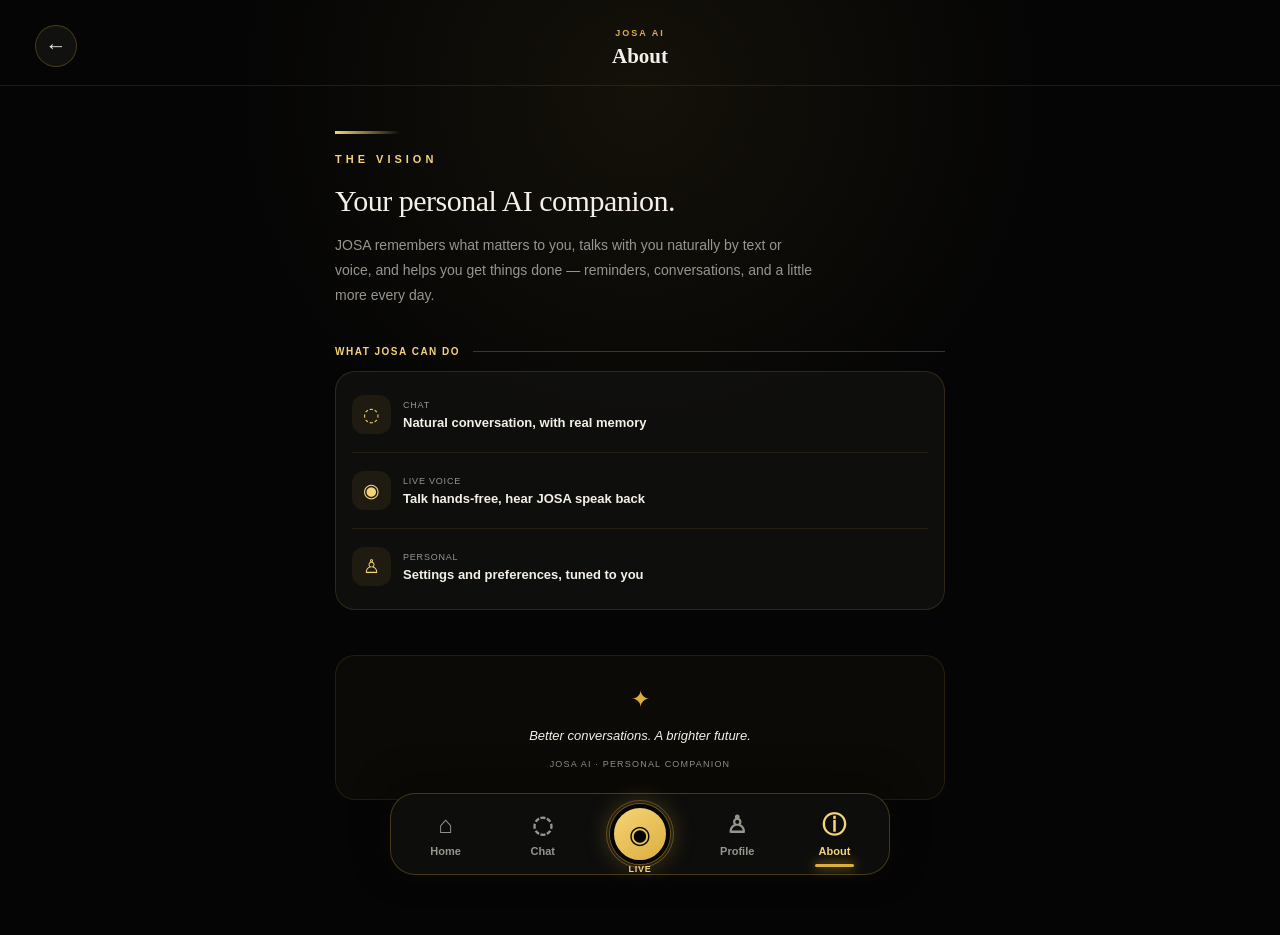
<file: pages/about.html>
<!DOCTYPE html>
<html lang="en">

<head>
    <meta charset="UTF-8">

    <meta name="viewport"
          content="width=device-width,
          initial-scale=1.0,
          maximum-scale=1.0,
          user-scalable=no,
          viewport-fit=cover">

    <meta name="theme-color" content="#050505">

    <title>About | JOSA AI</title>

    <link rel="stylesheet" href="../css/base.css">
    <link rel="stylesheet" href="../css/profile.css">
    <link rel="stylesheet" href="../css/about.css">
    <link rel="stylesheet" href="../css/navigation.css">
</head>

<body>

    <div class="josa-app profile-app">

        <!-- HEADER -->
        <header class="profile-header">

            <a href="../index.html" class="profile-back" aria-label="Back to home">
                ←
            </a>

            <div class="profile-header-title">
                <span>JOSA AI</span>
                <h1>About</h1>
            </div>

            <span style="width:42px;"></span>

        </header>

        <!-- CONTENT -->
        <main class="profile-content about-content">

            <section class="about-hero">
                <div class="gold-divider"></div>
                <p class="eyebrow">THE VISION</p>
                <h2>Your personal AI companion.</h2>
                <p class="hero-text">
                    JOSA remembers what matters to you, talks with you
                    naturally by text or voice, and helps you get things
                    done — reminders, conversations, and a little more
                    every day.
                </p>
            </section>

            <section class="profile-section">
                <div class="profile-section-heading">
                    <span>WHAT JOSA CAN DO</span>
                    <div></div>
                </div>

                <div class="profile-card">

                    <div class="profile-field">
                        <div class="field-icon">◌</div>
                        <div class="field-content">
                            <small>CHAT</small>
                            <strong>Natural conversation, with real memory</strong>
                        </div>
                    </div>

                    <div class="profile-divider"></div>

                    <div class="profile-field">
                        <div class="field-icon">◉</div>
                        <div class="field-content">
                            <small>LIVE VOICE</small>
                            <strong>Talk hands-free, hear JOSA speak back</strong>
                        </div>
                    </div>

                    <div class="profile-divider"></div>

                    <div class="profile-field">
                        <div class="field-icon">♙</div>
                        <div class="field-content">
                            <small>PERSONAL</small>
                            <strong>Settings and preferences, tuned to you</strong>
                        </div>
                    </div>

                </div>
            </section>

            <section class="profile-footer">
                <div class="profile-footer-symbol">✦</div>
                <p>Better conversations. A brighter future.</p>
                <small>JOSA AI · PERSONAL COMPANION</small>
            </section>

        </main>

        <!-- BOTTOM NAVIGATION -->
        <nav class="bottom-nav" aria-label="Main navigation">

            <a href="../index.html" class="nav-link" data-page="home">
                <span class="nav-icon">⌂</span>
                <span>Home</span>
            </a>

            <a href="chat.html" class="nav-link" data-page="chat">
                <span class="nav-icon">◌</span>
                <span>Chat</span>
            </a>

            <a href="live.html" class="live-button" data-page="live" aria-label="Start live conversation">
                <span class="live-circle">◉</span>
                <small>Live</small>
            </a>

            <a href="profile.html" class="nav-link" data-page="profile">
                <span class="nav-icon">♙</span>
                <span>Profile</span>
            </a>

            <a href="about.html" class="nav-link active" data-page="about" aria-current="page">
                <span class="nav-icon">ⓘ</span>
                <span>About</span>
            </a>

        </nav>

    </div>

    <script src="../js/navigation.js"></script>

</body>
</html>
</file>
<file: css/base.css>
/* =========================================
   JOSA AI
   GLOBAL FOUNDATION
   GOLD & DARK DESIGN SYSTEM
========================================= */


/* =========================================
   DESIGN TOKENS
========================================= */

:root {
    --josa-black: #050505;
    --josa-surface: #0c0c0c;
    --josa-card: #11110f;

    --josa-gold: #dcae3d;
    --josa-gold-light: #f5d477;
    --josa-gold-dark: #73551b;

    --josa-white: #f4f0e7;
    --josa-muted: #98958e;
    --josa-border: rgba(220, 174, 61, 0.28);

    --josa-radius: 22px;
    --josa-transition: 220ms ease;

    --bottom-nav-height: 92px;
}


/* =========================================
   RESET
========================================= */

*,
*::before,
*::after {
    box-sizing: border-box;
    margin: 0;
    padding: 0;
}

html {
    width: 100%;
    min-height: 100%;

    background: var(--josa-black);

    font-size: 16px;

    /* Prevent pinch zoom */
    touch-action: pan-y;
    -webkit-text-size-adjust: 100%;
}

body {
    width: 100%;
    min-height: 100dvh;

    background:
        radial-gradient(
            ellipse at 90% 10%,
            rgba(120, 82, 20, 0.13),
            transparent 40%
        ),
        var(--josa-black);

    color: var(--josa-white);

    font-family:
        Inter,
        "Segoe UI",
        Arial,
        sans-serif;

    overflow-x: hidden;
    overscroll-behavior-x: none;

    -webkit-font-smoothing: antialiased;
    text-rendering: optimizeLegibility;
}

button,
a,
input,
textarea {
    font: inherit;
}

button,
a {
    -webkit-tap-highlight-color: transparent;
}

button {
    cursor: pointer;
}

a {
    color: inherit;
    text-decoration: none;
}

img {
    display: block;
    max-width: 100%;
}

ul,
ol {
    list-style: none;
}


/* =========================================
   APP CONTAINER
========================================= */

.josa-app {
    position: relative;

    width: 100%;
    min-height: 100dvh;

    isolation: isolate;
}


/* =========================================
   MAIN CONTENT
========================================= */

.home-content,
.page-content {
    width: 100%;
    max-width: 1440px;

    margin: 0 auto;

    padding: 0 28px;

    padding-bottom:
        calc(
            var(--bottom-nav-height)
            + 35px
            + env(safe-area-inset-bottom, 0px)
        );
}


/* =========================================
   SHARED TYPOGRAPHY
========================================= */

h1,
h2,
h3,
h4 {
    font-family:
        Georgia,
        "Times New Roman",
        serif;

    font-weight: 400;
}

p {
    line-height: 1.7;
}

.eyebrow {
    color: var(--josa-gold-light);

    font-size: 11px;
    font-weight: 700;

    letter-spacing: 4px;
    text-transform: uppercase;
}

.gold-divider {
    width: 65px;
    height: 3px;

    background:
        linear-gradient(
            90deg,
            var(--josa-gold-light),
            transparent
        );
}


/* =========================================
   SHARED BUTTONS
========================================= */

.gold-button {
    display: inline-flex;

    justify-content: center;
    align-items: center;

    min-height: 52px;
    padding: 0 28px;

    border: 1px solid var(--josa-gold);
    border-radius: 999px;

    color: #080808;
    background:
        linear-gradient(
            135deg,
            var(--josa-gold-light),
            var(--josa-gold)
        );

    font-size: 14px;
    font-weight: 700;

    transition:
        transform var(--josa-transition),
        box-shadow var(--josa-transition);
}

.gold-button:active {
    transform: scale(0.97);
}

.gold-button:hover {
    box-shadow:
        0 0 24px rgba(220, 174, 61, 0.18);
}

.outline-button {
    display: inline-flex;

    justify-content: center;
    align-items: center;

    min-height: 52px;
    padding: 0 28px;

    border: 1px solid var(--josa-border);
    border-radius: 999px;

    color: var(--josa-gold-light);
    background: transparent;

    font-size: 14px;
    font-weight: 600;
}


/* =========================================
   FOCUS & ACCESSIBILITY
========================================= */

:focus-visible {
    outline: 2px solid var(--josa-gold-light);
    outline-offset: 4px;
}


/* =========================================
   MOBILE FOUNDATION
========================================= */

@media (max-width: 600px) {

    :root {
        --bottom-nav-height: 92px;
    }

    .home-content,
    .page-content {
        padding-left: 18px;
        padding-right: 18px;

        padding-bottom:
            calc(
                var(--bottom-nav-height)
                + 28px
                + env(safe-area-inset-bottom, 0px)
            );
    }

    .eyebrow {
        font-size: 9px;
        letter-spacing: 3px;
    }

    p {
        line-height: 1.65;
    }
}


/* =========================================
   SMALL PHONES
========================================= */

@media (max-width: 360px) {

    .home-content,
    .page-content {
        padding-left: 14px;
        padding-right: 14px;
    }
}


/* =========================================
   REDUCED MOTION
========================================= */

@media (prefers-reduced-motion: reduce) {

    *,
    *::before,
    *::after {
        animation-duration: 0.01ms !important;
        transition-duration: 0.01ms !important;
        scroll-behavior: auto !important;
    }
}
</file>
<file: css/profile.css>
/* =========================================
   JOSA AI — PROFILE PAGE
   PREMIUM BLACK & GOLD DESIGN
========================================= */

.profile-app {
    min-height: 100dvh;
    background:
        radial-gradient(
            circle at 50% 10%,
            rgba(220, 174, 61, 0.07),
            transparent 38%
        ),
        var(--josa-black);
}

/* =========================================
   PROFILE HEADER
========================================= */

.profile-header {
    display: flex;
    align-items: center;
    justify-content: space-between;

    padding: 22px 20px 16px;
    border-bottom: 1px solid rgba(220, 174, 61, 0.12);
}

.profile-back,
.profile-settings-button {
    display: grid;
    width: 42px;
    height: 42px;
    place-items: center;

    color: var(--josa-white);
    background: var(--josa-card);
    border: 1px solid var(--josa-border);
    border-radius: 50%;

    font-size: 21px;
    text-decoration: none;
    cursor: pointer;
}

.profile-settings-button {
    font-size: 18px;
}

.profile-back:hover,
.profile-settings-button:hover {
    color: var(--josa-gold-light);
    border-color: var(--josa-gold);
}

.profile-header-title {
    text-align: center;
}

.profile-header-title span {
    color: var(--josa-gold);
    font-size: 9px;
    font-weight: 700;
    letter-spacing: 2px;
}

.profile-header-title h1 {
    margin-top: 4px;
    color: var(--josa-white);
    font-size: 21px;
    font-weight: 600;
}

/* =========================================
   PROFILE CONTENT
========================================= */

.profile-content {
    width: 100%;
    max-width: 650px;
    margin: 0 auto;
    padding: 30px 20px 135px;
}

/* =========================================
   PROFILE IDENTITY
========================================= */

.profile-identity {
    display: flex;
    flex-direction: column;
    align-items: center;
    text-align: center;
}

.profile-avatar {
    position: relative;
    display: grid;
    width: 106px;
    height: 106px;
    margin-bottom: 18px;
    place-items: center;

    background:
        radial-gradient(
            circle at 30% 20%,
            var(--josa-gold-light),
            var(--josa-gold-dark)
        );

    border: 2px solid var(--josa-gold);
    border-radius: 50%;

    box-shadow:
        0 0 35px rgba(220, 174, 61, 0.16),
        inset 0 -12px 25px rgba(0, 0, 0, 0.3);
}

.profile-avatar span {
    color: var(--josa-black);
    font-size: 53px;
    font-weight: 800;
}

.avatar-status {
    position: absolute;
    right: 4px;
    bottom: 7px;

    width: 17px;
    height: 17px;

    background: #4caf78;
    border: 3px solid var(--josa-black);
    border-radius: 50%;
}

.profile-identity h2 {
    color: var(--josa-white);
    font-size: 25px;
    font-weight: 600;
}

.profile-identity p {
    margin-top: 7px;
    color: var(--josa-muted);
    font-size: 12px;
}

.profile-member-badge {
    display: flex;
    align-items: center;
    gap: 7px;

    margin-top: 16px;
    padding: 8px 13px;

    color: var(--josa-gold-light);
    background: rgba(220, 174, 61, 0.07);
    border: 1px solid var(--josa-border);
    border-radius: 30px;

    font-size: 9px;
    font-weight: 700;
    letter-spacing: 1px;
}

.profile-member-badge span {
    font-size: 13px;
}

/* =========================================
   SECTIONS
========================================= */

.profile-section {
    margin-top: 38px;
}

.profile-section-heading {
    display: flex;
    align-items: center;
    gap: 13px;
    margin-bottom: 14px;
}

.profile-section-heading span {
    color: var(--josa-gold-light);
    font-size: 10px;
    font-weight: 700;
    letter-spacing: 1.5px;
    white-space: nowrap;
}

.profile-section-heading div {
    flex: 1;
    height: 1px;
    background: var(--josa-border);
}

/* =========================================
   PROFILE CARD
========================================= */

.profile-card {
    padding: 5px 16px;
    background: rgba(17, 17, 15, 0.88);
    border: 1px solid rgba(220, 174, 61, 0.16);
    border-radius: 20px;
}

/* =========================================
   PERSONAL FIELDS
========================================= */

.profile-field {
    display: flex;
    align-items: center;
    gap: 12px;
    min-height: 75px;
}

.field-icon,
.option-icon {
    display: grid;
    flex-shrink: 0;
    width: 39px;
    height: 39px;
    place-items: center;

    color: var(--josa-gold-light);
    background: rgba(220, 174, 61, 0.08);
    border-radius: 12px;

    font-size: 19px;
}

.field-content,
.option-content {
    display: flex;
    flex: 1;
    flex-direction: column;
    gap: 5px;
    min-width: 0;
}

.field-content small,
.option-content small {
    color: var(--josa-muted);
    font-size: 9px;
    letter-spacing: 0.8px;
}

.field-content strong,
.option-content strong {
    overflow: hidden;
    color: var(--josa-white);
    font-size: 13px;
    font-weight: 600;
    text-overflow: ellipsis;
}

.field-edit {
    padding: 8px;
    color: var(--josa-muted);
    background: transparent;
    border: none;
    font-size: 17px;
    cursor: pointer;
}

.field-edit:hover {
    color: var(--josa-gold-light);
}

.field-status {
    color: #78c99a;
    font-size: 10px;
}

.profile-divider {
    height: 1px;
    background: rgba(220, 174, 61, 0.11);
}

/* =========================================
   PREFERENCE OPTIONS
========================================= */

.profile-option {
    display: flex;
    align-items: center;
    gap: 12px;

    width: 100%;
    min-height: 77px;
    padding: 8px 0;

    color: var(--josa-white);
    text-align: left;
    background: transparent;
    border: none;

    cursor: pointer;
}

.profile-option:hover .option-content strong {
    color: var(--josa-gold-light);
}

.option-arrow {
    color: var(--josa-muted);
    font-size: 25px;
}

.option-icon {
    font-size: 17px;
}

/* =========================================
   PROFILE FOOTER
========================================= */

.profile-footer {
    margin-top: 45px;
    padding: 30px 20px;
    text-align: center;

    background: rgba(220, 174, 61, 0.035);
    border: 1px solid rgba(220, 174, 61, 0.12);
    border-radius: 20px;
}

.profile-footer-symbol {
    margin-bottom: 12px;
    color: var(--josa-gold);
    font-size: 23px;
}

.profile-footer p {
    color: var(--josa-white);
    font-size: 13px;
    font-style: italic;
}

.profile-footer small {
    display: block;
    margin-top: 12px;
    color: var(--josa-muted);
    font-size: 9px;
    letter-spacing: 1.2px;
}

/* =========================================
   DESKTOP
========================================= */

@media (min-width: 768px) {
    .profile-header {
        padding-right: 35px;
        padding-left: 35px;
    }

    .profile-content {
        padding-top: 45px;
    }

    .profile-avatar {
        width: 120px;
        height: 120px;
    }
}

/* =========================================
   ACCESSIBILITY
========================================= */

@media (prefers-reduced-motion: reduce) {
    .profile-back,
    .profile-settings-button,
    .profile-option {
        transition: none;
    }
}

/* =========================================
   SETTINGS CONTROLS
   (real backend-connected preferences)
========================================= */

.setting-row {
    display: flex;
    align-items: center;
    justify-content: space-between;
    gap: 12px;
    min-height: 68px;
}

.setting-row .field-content {
    flex: 1;
}

.setting-select {
    padding: 10px 14px;
    color: var(--josa-white);
    background: var(--josa-black);
    border: 1px solid var(--josa-border);
    border-radius: 10px;
    font-size: 13px;
    max-width: 160px;
}

.setting-text {
    width: 100%;
    max-width: 180px;
    padding: 10px 14px;
    color: var(--josa-white);
    background: var(--josa-black);
    border: 1px solid var(--josa-border);
    border-radius: 10px;
    font-size: 13px;
}

.toggle-switch {
    position: relative;
    width: 46px;
    height: 26px;
    flex-shrink: 0;
}

.toggle-switch input {
    opacity: 0;
    width: 0;
    height: 0;
}

.toggle-slider {
    position: absolute;
    inset: 0;
    background: var(--josa-card);
    border: 1px solid var(--josa-border);
    border-radius: 999px;
    cursor: pointer;
    transition: var(--josa-transition);
}

.toggle-slider::before {
    content: "";
    position: absolute;
    width: 18px;
    height: 18px;
    left: 3px;
    top: 3px;
    background: var(--josa-muted);
    border-radius: 50%;
    transition: var(--josa-transition);
}

.toggle-switch input:checked + .toggle-slider {
    background: rgba(220, 174, 61, 0.25);
    border-color: var(--josa-gold);
}

.toggle-switch input:checked + .toggle-slider::before {
    transform: translateX(20px);
    background: var(--josa-gold-light);
}

.settings-save-row {
    display: flex;
    flex-direction: column;
    align-items: center;
    gap: 10px;
    margin-top: 18px;
}

.settings-save-row .gold-button {
    width: 100%;
}

.save-status-text {
    font-size: 12px;
    color: var(--josa-gold-light);
    min-height: 16px;
}

.sign-out-button {
    width: 100%;
    margin-top: 30px;
    color: var(--josa-muted);
    background: transparent;
    border: 1px solid var(--josa-border);
}

.sign-out-button:hover {
    color: #e88a8a;
    border-color: #e88a8a;
}
</file>
<file: css/about.css>
/* =========================================
   JOSA AI — ABOUT PAGE
========================================= */

.about-hero {
    margin-bottom: 34px;
}

.about-hero .gold-divider {
    margin-bottom: 16px;
}

.about-hero .eyebrow {
    margin-bottom: 14px;
}

.about-hero h2 {
    color: var(--josa-white);
    font-size: 30px;
    font-weight: 500;
    line-height: 1.2;
    margin-bottom: 14px;
    letter-spacing: -0.5px;
}

.about-hero .hero-text {
    color: var(--josa-muted);
    font-size: 14px;
    line-height: 1.8;
    max-width: 480px;
}
</file>
<file: css/navigation.css>
/* =========================================
   JOSA AI — BOTTOM NAVIGATION
   MATCHED TO INDEX.HTML
========================================= */

.bottom-nav {
    position: fixed;
    z-index: 1000;
    right: 12px;
    bottom: 12px;
    left: 12px;

    display: flex;
    align-items: center;
    justify-content: space-around;

    height: 82px;
    padding: 8px 6px;

    background: rgba(14, 14, 13, 0.98);
    border: 1px solid var(--josa-border);
    border-radius: 25px;

    box-shadow:
        0 -8px 35px rgba(0, 0, 0, 0.5),
        0 0 25px rgba(220, 174, 61, 0.05);

    backdrop-filter: blur(20px);
    -webkit-backdrop-filter: blur(20px);
}

/* =========================================
   NORMAL NAVIGATION LINKS
========================================= */

.nav-link {
    position: relative;

    display: flex;
    flex: 1;
    flex-direction: column;
    align-items: center;
    justify-content: center;

    gap: 6px;
    height: 65px;
    min-width: 0;

    color: var(--josa-muted);
    font-family: inherit;
    font-size: 11px;
    font-weight: 600;

    text-align: center;
    text-decoration: none;

    transition:
        color 220ms ease,
        transform 220ms ease;
}

.nav-link:hover,
.nav-link.active {
    color: var(--josa-gold-light);
}

.nav-link:active {
    transform: scale(0.94);
}

/* Active indicator */

.nav-link.active::after {
    position: absolute;
    right: 30%;
    bottom: 0;
    left: 30%;

    height: 3px;

    background: var(--josa-gold);
    border-radius: 10px;
    box-shadow: 0 0 12px var(--josa-gold);

    content: "";
}

/* =========================================
   NAVIGATION ICONS
========================================= */

.nav-icon {
    display: flex;
    align-items: center;
    justify-content: center;

    width: 28px;
    height: 28px;

    color: inherit;
    font-size: 24px;
    line-height: 1;
}

/* =========================================
   CENTER LIVE BUTTON
========================================= */

.live-button {
    position: relative;

    display: flex;
    flex: 1;
    flex-direction: column;
    align-items: center;
    justify-content: center;

    gap: 3px;
    height: 82px;
    min-width: 0;

    color: var(--josa-black);
    text-decoration: none;
}

.live-circle {
    position: relative;

    display: flex;
    align-items: center;
    justify-content: center;

    width: 60px;
    height: 60px;

    color: var(--josa-black);

    background: linear-gradient(
        145deg,
        var(--josa-gold-light),
        var(--josa-gold)
    );

    border: 4px solid var(--josa-black);
    border-radius: 50%;

    font-size: 25px;
    line-height: 1;

    box-shadow:
        0 0 0 1px var(--josa-gold-dark),
        0 0 25px rgba(220, 174, 61, 0.35);

    transition:
        transform 220ms ease,
        box-shadow 220ms ease;
}

/* Live outer glow */

.live-circle::before {
    position: absolute;
    inset: -8px;

    border: 1px solid rgba(220, 174, 61, 0.35);
    border-radius: 50%;

    content: "";

    animation: livePulse 3s ease-in-out infinite;
}

.live-button:hover .live-circle {
    transform: translateY(-3px);

    box-shadow:
        0 0 0 1px var(--josa-gold),
        0 0 40px rgba(220, 174, 61, 0.55);
}

.live-button:active .live-circle {
    transform: scale(0.93);
}

.live-button small {
    position: absolute;
    right: 0;
    bottom: 1px;
    left: 0;

    color: var(--josa-gold-light);
    font-size: 9px;
    font-weight: 700;

    text-align: center;
    letter-spacing: 0.8px;
    text-transform: uppercase;
}

/* =========================================
   LIVE ANIMATION
========================================= */

@keyframes livePulse {
    0%,
    100% {
        transform: scale(0.95);
        opacity: 0.3;
    }

    50% {
        transform: scale(1.08);
        opacity: 1;
    }
}

/* =========================================
   HOME CONTENT CLEARANCE
========================================= */

.home-content {
    padding-bottom: 125px;
}

/* =========================================
   SMALL MOBILE DEVICES
========================================= */

@media (max-width: 380px) {
    .bottom-nav {
        right: 7px;
        bottom: 7px;
        left: 7px;

        height: 78px;
        padding: 6px 2px;
    }

    .nav-link {
        gap: 5px;
        font-size: 9px;
    }

    .nav-icon {
        width: 25px;
        height: 25px;
        font-size: 21px;
    }

    .live-button {
        height: 78px;
    }

    .live-circle {
        width: 55px;
        height: 55px;
        font-size: 22px;
    }
}

/* =========================================
   TABLET AND DESKTOP
========================================= */

@media (min-width: 768px) {
    .bottom-nav {
        right: auto;
        bottom: 25px;
        left: 50%;

        width: 500px;

        transform: translateX(-50%);
    }
}

/* =========================================
   ACCESSIBILITY
========================================= */

@media (prefers-reduced-motion: reduce) {
    .live-circle::before {
        animation: none;
    }

    .nav-link,
    .live-circle {
        transition: none;
    }
}
</file>
